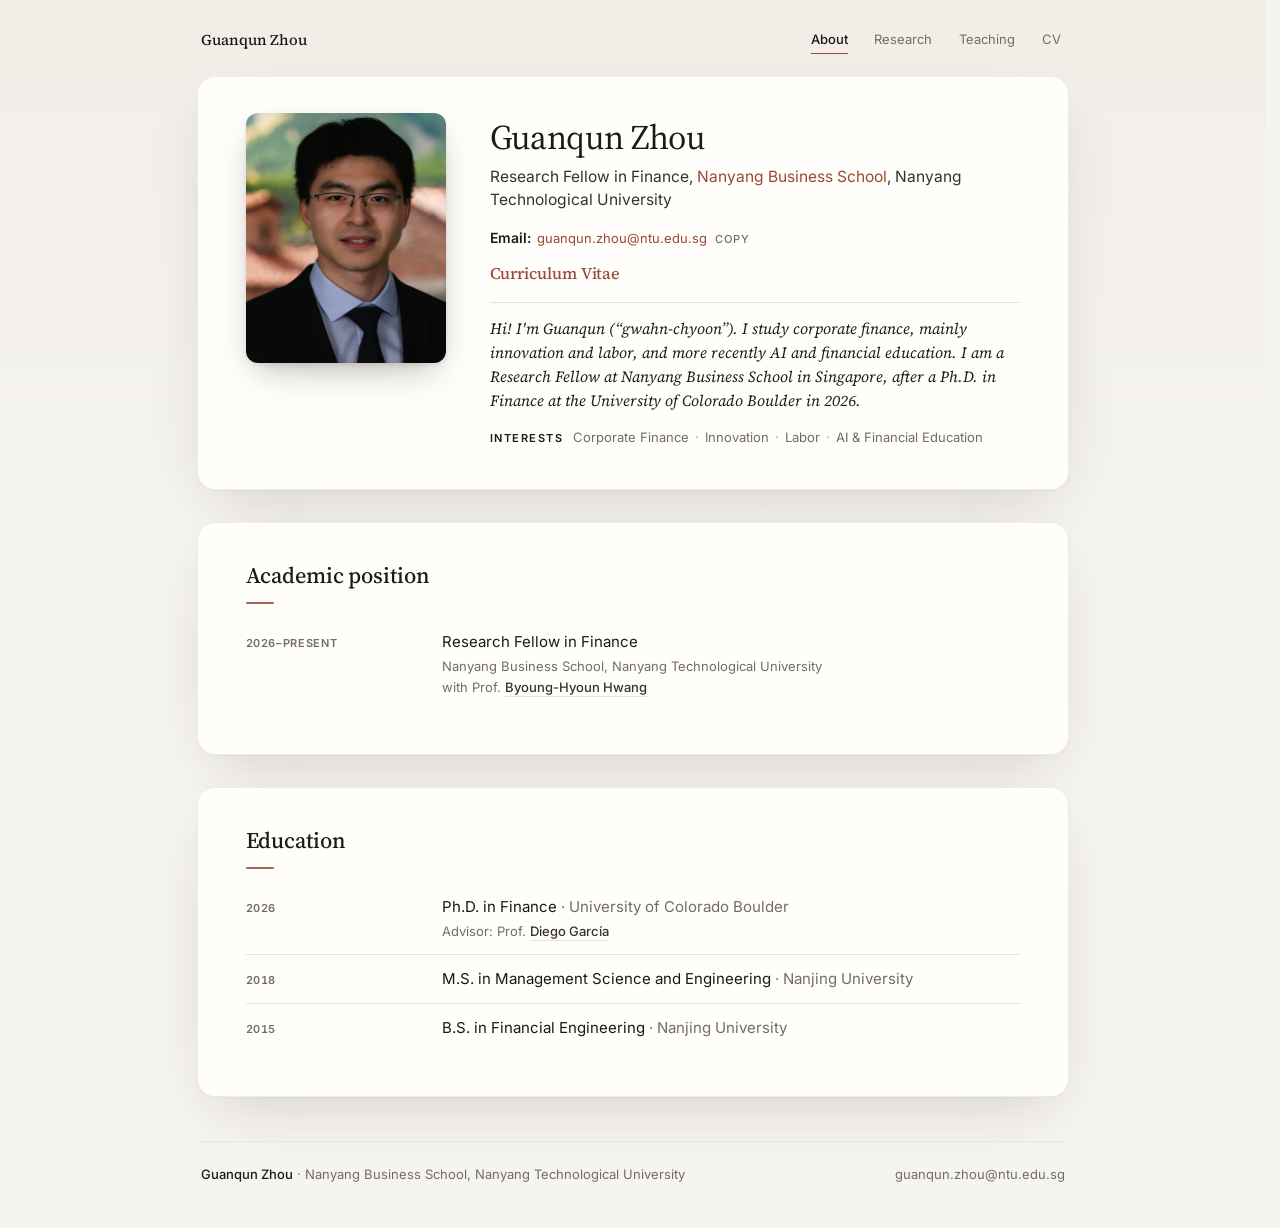
<file: index.html>
<!doctype html>
<html lang="en">
<head>
<meta charset="utf-8">
<meta name="viewport" content="width=device-width, initial-scale=1">
<title>Guanqun Zhou</title>
<meta name="description" content="Guanqun Zhou, Research Fellow in Finance at Nanyang Business School, Nanyang Technological University. Corporate finance: innovation, labor, AI and financial education.">
<link rel="preload" href="fonts/inter-latin.woff2" as="font" type="font/woff2" crossorigin>
<link rel="preload" href="fonts/source-serif-4-latin.woff2" as="font" type="font/woff2" crossorigin>
<link rel="preload" href="fonts/source-serif-4-italic-latin.woff2" as="font" type="font/woff2" crossorigin>
<link rel="canonical" href="https://guanqunzhou.com/">
<script type="application/ld+json">{"@context": "https://schema.org", "@type": "Person", "name": "Guanqun Zhou", "url": "https://guanqunzhou.com/", "image": "https://guanqunzhou.com/photo.jpg", "email": "mailto:guanqun.zhou@ntu.edu.sg", "jobTitle": "Research Fellow in Finance", "worksFor": {"@type": "Organization", "name": "Nanyang Business School, Nanyang Technological University"}, "alumniOf": [{"@type": "CollegeOrUniversity", "name": "University of Colorado Boulder"}, {"@type": "CollegeOrUniversity", "name": "Nanjing University"}], "knowsAbout": ["Corporate Finance", "Innovation", "Labor", "AI and Financial Education"]}</script>
<link rel="icon" href="favicon.svg" type="image/svg+xml">
<link rel="icon" href="favicon.ico" sizes="48x48">
<link rel="apple-touch-icon" href="apple-touch-icon.png">
<link rel="stylesheet" href="style.css">
<script src="site.js" defer></script>
</head>
<body>
<svg width="0" height="0" style="position:absolute" aria-hidden="true">
  <defs>
    <symbol id="i-chev" viewBox="0 0 12 12"><path d="M2.5 4.5 6 8l3.5-3.5" fill="none" stroke="currentColor" stroke-width="1.6" stroke-linecap="round" stroke-linejoin="round"/></symbol>
    <symbol id="i-arrow" viewBox="0 0 12 12"><path d="M2 6h8M6.5 2.5 10 6l-3.5 3.5" fill="none" stroke="currentColor" stroke-width="1.6" stroke-linecap="round" stroke-linejoin="round"/></symbol>
    <symbol id="i-doc" viewBox="0 0 14 14"><path d="M3.5 1.5h4.5l3 3v8h-7.5z M8 1.5v3h3 M5.5 8h4 M5.5 10h3" fill="none" stroke="currentColor" stroke-width="1.3" stroke-linejoin="round" stroke-linecap="round"/></symbol>
  </defs>
</svg>

<div class="wrap">

<header class="topbar">
  <a class="home" href="index.html">Guanqun Zhou</a>
  <nav aria-label="Site">
    <a href="index.html" aria-current="page" data-label="About">About</a>
    <a href="research.html" data-label="Research">Research</a>
    <a href="teaching.html" data-label="Teaching">Teaching</a>
    <a href="cv.pdf" data-label="CV">CV</a>
  </nav>
</header>

<main>
  <section class="card hero about" aria-label="About">
    <!-- Scene banner: add banner.jpg (about 1900×560, 3.4:1) next to index.html and remove the hidden attribute. -->
    <div class="banner" role="img" aria-label="Marina Bay, Singapore" hidden></div>
    <div class="hero-body">
      <img class="portrait" src="photo.jpg" alt="Portrait of Guanqun Zhou" width="1024" height="1024">
      <div class="id">
        <div class="head">
          <h1 class="name">Guanqun Zhou</h1>
          <p class="role">Research Fellow in Finance, <a href="https://www.ntu.edu.sg/business" target="_blank" rel="noopener">Nanyang Business School</a>, Nanyang Technological University</p>
        </div>
        <dl class="contact-lines">
          <div><dt>Email:</dt><dd><a class="email" id="email" href="mailto:guanqun.zhou@ntu.edu.sg">guanqun.zhou@ntu.edu.sg</a><button class="copy" id="copyBtn" type="button" aria-label="Copy email address">Copy</button></dd></div>
        </dl>
        <a class="cv-link" href="cv.pdf">Curriculum Vitae</a>
        <p class="greeting">Hi! I'm Guanqun (“gwahn-chyoon”). I study corporate finance, mainly innovation and labor, and more recently AI and financial education. I am a Research Fellow at Nanyang Business School in Singapore, after a Ph.D. in Finance at the University of Colorado Boulder in 2026.</p>
        <p class="interests"><span class="lbl">Interests</span><span class="nw">Corporate Finance</span> <span class="dot">·</span> <span class="nw">Innovation</span> <span class="dot">·</span> <span class="nw">Labor</span> <span class="dot">·</span> <span class="nw">AI &amp; Financial Education</span></p>
      </div>
    </div>
  </section>

  <section class="card section" aria-labelledby="h-position">
    <h2 class="sec-title" id="h-position">Academic position</h2>
    <ul class="rows">
      <li class="row yearfirst"><span class="k">2026–present</span><span class="what">Research Fellow in Finance<span class="detail">Nanyang Business School, Nanyang Technological University</span><span class="detail">with Prof. <a href="https://www.bhwang.com/index.html" target="_blank" rel="noopener">Byoung-Hyoun Hwang</a></span></span></li>
    </ul>
  </section>

  <section class="card section" aria-labelledby="h-education">
    <h2 class="sec-title" id="h-education">Education</h2>
    <ul class="rows">
      <li class="row yearfirst"><span class="k">2026</span><span class="what">Ph.D. in Finance <span class="q">· University of Colorado Boulder</span><span class="detail">Advisor: Prof. <a href="https://leeds-faculty.colorado.edu/garcia/" target="_blank" rel="noopener">Diego García</a></span></span></li>
      <li class="row yearfirst"><span class="k">2018</span><span class="what">M.S. in Management Science and Engineering <span class="q">· Nanjing University</span></span></li>
      <li class="row yearfirst"><span class="k">2015</span><span class="what">B.S. in Financial Engineering <span class="q">· Nanjing University</span></span></li>
    </ul>
  </section>
</main>

<footer>
  <span><span class="name">Guanqun Zhou</span> · Nanyang Business School, Nanyang Technological University</span>
  <a href="mailto:guanqun.zhou@ntu.edu.sg">guanqun.zhou@ntu.edu.sg</a>
</footer>

</div>
</body>
</html>
</file>
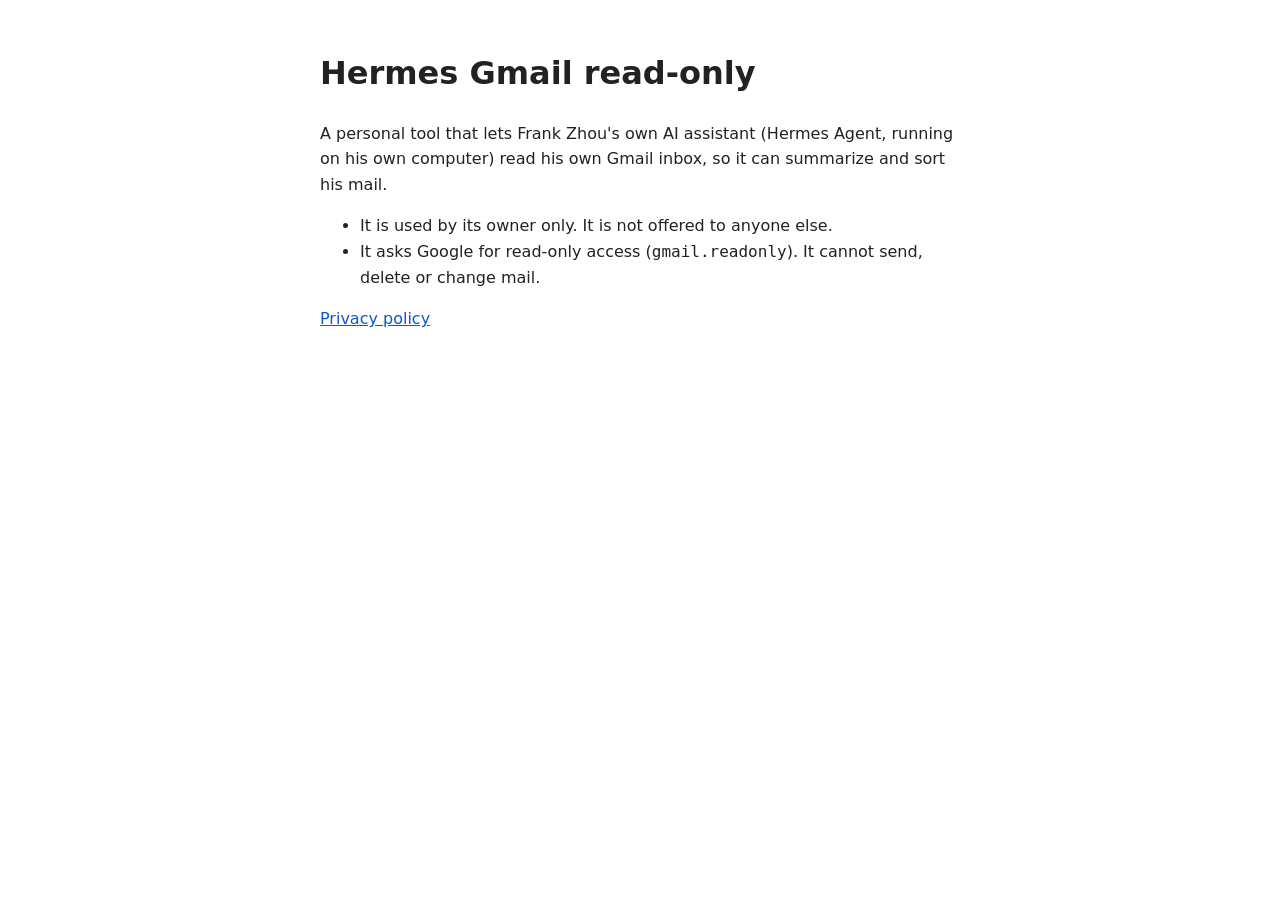
<file: hermes-gmail/index.html>
<!doctype html>
<html lang="en">
<head><meta charset="utf-8"><meta name="viewport" content="width=device-width, initial-scale=1"><title>Hermes Gmail read-only</title>
<style>body{font:16px/1.6 system-ui,sans-serif;max-width:40rem;margin:3rem auto;padding:0 1rem;color:#222;background:#fff}a{color:#0b57d0}</style></head>
<body>
<h1>Hermes Gmail read-only</h1>
<p>A personal tool that lets Frank Zhou's own AI assistant (Hermes Agent, running on his own computer) read his own Gmail inbox, so it can summarize and sort his mail.</p>
<ul>
<li>It is used by its owner only. It is not offered to anyone else.</li>
<li>It asks Google for read-only access (<code>gmail.readonly</code>). It cannot send, delete or change mail.</li>
</ul>
<p><a href="privacy.html">Privacy policy</a></p>
</body>
</html>
</file>
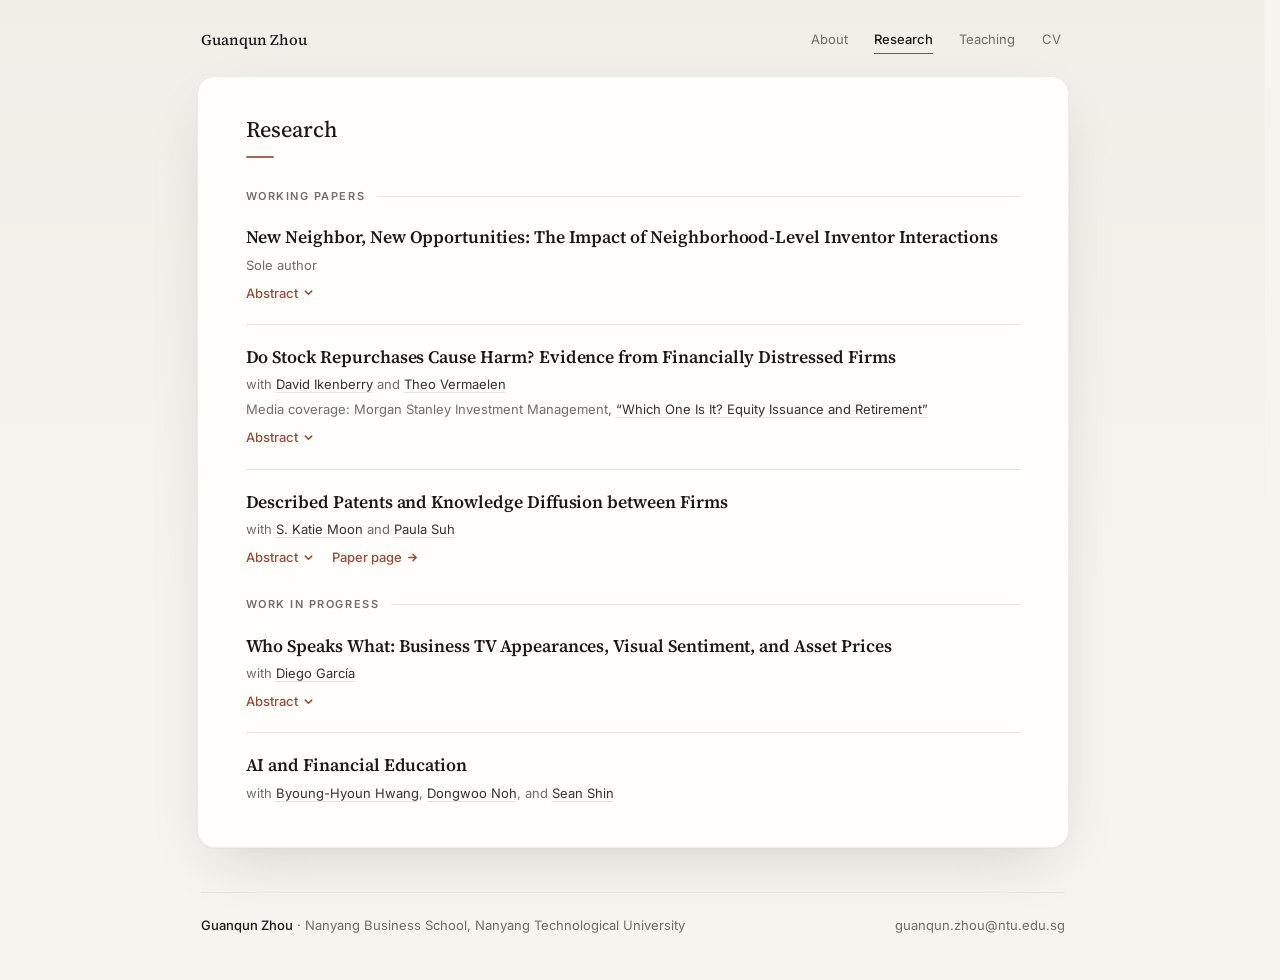
<file: research.html>
<!doctype html>
<html lang="en">
<head>
<meta charset="utf-8">
<meta name="viewport" content="width=device-width, initial-scale=1">
<title>Research · Guanqun Zhou</title>
<meta name="description" content="Working papers and work in progress by Guanqun Zhou.">
<link rel="preload" href="fonts/inter-latin.woff2" as="font" type="font/woff2" crossorigin>
<link rel="preload" href="fonts/source-serif-4-latin.woff2" as="font" type="font/woff2" crossorigin>
<link rel="canonical" href="https://guanqunzhou.com/research.html">
<link rel="icon" href="favicon.svg" type="image/svg+xml">
<link rel="icon" href="favicon.ico" sizes="48x48">
<link rel="apple-touch-icon" href="apple-touch-icon.png">
<link rel="stylesheet" href="style.css">
<script src="site.js" defer></script>
</head>
<body>
<svg width="0" height="0" style="position:absolute" aria-hidden="true">
  <defs>
    <symbol id="i-chev" viewBox="0 0 12 12"><path d="M2.5 4.5 6 8l3.5-3.5" fill="none" stroke="currentColor" stroke-width="1.6" stroke-linecap="round" stroke-linejoin="round"/></symbol>
    <symbol id="i-arrow" viewBox="0 0 12 12"><path d="M2 6h8M6.5 2.5 10 6l-3.5 3.5" fill="none" stroke="currentColor" stroke-width="1.6" stroke-linecap="round" stroke-linejoin="round"/></symbol>
    <symbol id="i-doc" viewBox="0 0 14 14"><path d="M3.5 1.5h4.5l3 3v8h-7.5z M8 1.5v3h3 M5.5 8h4 M5.5 10h3" fill="none" stroke="currentColor" stroke-width="1.3" stroke-linejoin="round" stroke-linecap="round"/></symbol>
  </defs>
</svg>

<div class="wrap">

<header class="topbar">
  <a class="home" href="index.html">Guanqun Zhou</a>
  <nav aria-label="Site">
    <a href="index.html" data-label="About">About</a>
    <a href="research.html" aria-current="page" data-label="Research">Research</a>
    <a href="teaching.html" data-label="Teaching">Teaching</a>
    <a href="cv.pdf" data-label="CV">CV</a>
  </nav>
</header>

<main>
  <section class="card section" aria-labelledby="h-research">
    <h1 class="sec-title" id="h-research">Research</h1>

    <p class="label group-label">Working papers</p>
    <div class="group">
      <article class="paper">
        <h3 class="paper-title">New Neighbor, New Opportunities: The Impact of Neighborhood-Level Inventor Interactions</h3>
        <p class="meta">Sole author</p>
        <div class="actions"><button class="tbtn" type="button" aria-expanded="false" aria-controls="abs1">Abstract <svg aria-hidden="true"><use href="#i-chev"/></svg></button></div>
        <div class="abstract" id="abs1" hidden>
          <p class="text">This study explores how neighborhood-level social interactions among inventors shape individual productivity, research direction, and career moves. Using a comprehensive dataset of inventor move-in events in California from 1990—2019 and a spatial difference-in-differences design that compares incumbent inventor residents located near versus far from the entrant, I find that the arrival of new inventor neighbor increases incumbents' subsequent patenting. This effect is stronger when the entering inventor is active and productive and when local social capital is higher. Entrants also reshape incumbents' research trajectories. Technological similarity increases the propensity to stay in the current field, whereas dissimilarity increases the propensity to enter new fields. Word-embedding analyses of patent text show that dissimilar pairs tilt toward the entrant's technology space, consistent with learning. At the career margin, treated inventors are more likely to stick with current employer when have similar entrants. These findings underscore the role of local inventor interactions in shaping the innovation ecosystem and provide micro-evidence on the mechanisms of knowledge spillovers and agglomeration.</p>
          <p class="talks"><b>Presented at</b> CU Boulder Finance Brownbag (2024)</p>
        </div>
      </article>

      <article class="paper">
        <h3 class="paper-title">Do Stock Repurchases Cause Harm? Evidence from Financially Distressed Firms</h3>
        <p class="meta">with <a href="https://www.colorado.edu/business/leeds-directory/faculty/david-ikenberry" target="_blank" rel="noopener">David Ikenberry</a> and <a href="https://www.insead.edu/faculty/theo-vermaelen" target="_blank" rel="noopener">Theo Vermaelen</a></p>
        <p class="meta">Media coverage: Morgan Stanley Investment Management, <a href="https://www.morganstanley.com/im/en-us/individual-investor/insights/consilient-observer/which-one-is-it-equity-issuance-retirement.html" target="_blank" rel="noopener">“Which One Is It? Equity Issuance and Retirement”</a></p>
        <div class="actions"><button class="tbtn" type="button" aria-expanded="false" aria-controls="abs2">Abstract <svg aria-hidden="true"><use href="#i-chev"/></svg></button></div>
        <div class="abstract" id="abs2" hidden>
          <p class="text">Critics offer numerous reasons for how buybacks cause harm. Crimping investment and innovation; perverting capital structures; and impairing employment are a few of the claims prompting U.S. legislators to impose restrictions on the transaction. Prior research finds that on average, buybacks are beneficial to equity holders, both in the short run and the long run, yet these studies often overlook other stakeholders. More importantly, by focusing on the average financially healthy firms these tests are weak when searching for potential harm. One notable exception: Chen and Wang (2012) find that buybacks made by financially constrained firms are followed by negative long-term abnormal returns and explain this by managerial overconfidence. In this paper we focus on the consequences of buybacks in another subsample: financially distressed firms. As in the case of financially constrained firms, repurchasing shares when you appear to be financially distressed seems like another example where buybacks could cause harm. However, we find no evidence of underinvestment, diminished innovation, or adverse effects on any stakeholder, including shareholders. Indeed, shareholders experience positive long-term excess returns, suggesting that when markets overestimate financial distress it creates an opportunity to buy back undervalued stock. Our findings provide no motivation for regulatory intervention.</p>
          <p class="talks"><b>Presented at</b> Division of Economic and Risk Analysis (DERA), U.S. Securities and Exchange Commission, Academic Seminar Series (2025)*; Rice University (2025)*; University of North Texas (2025)*; Penn State (2025)*; FMA (2024)*; WFC (2024)*; EFMA (2024)*; INSEAD Finance Brownbag (2024)*; CU Boulder Finance Brownbag (2024). <span class="note">* presented by a co-author</span></p>
        </div>
      </article>

      <article class="paper">
        <h3 class="paper-title"><a href="papers/described-patents.html">Described Patents and Knowledge Diffusion between Firms</a></h3>
        <p class="meta">with <a href="https://sites.google.com/site/skatiemoon/home" target="_blank" rel="noopener">S. Katie Moon</a> and <a href="https://sites.google.com/view/paula-suh/home" target="_blank" rel="noopener">Paula Suh</a></p>
        <div class="actions">
          <button class="tbtn" type="button" aria-expanded="false" aria-controls="abs3">Abstract <svg aria-hidden="true"><use href="#i-chev"/></svg></button>
          <a class="tbtn" href="papers/described-patents.html">Paper page <svg aria-hidden="true"><use href="#i-arrow"/></svg></a>
        </div>
        <div class="abstract" id="abs3" hidden>
          <p class="text">Surprisingly, only 7% of widely used front-page patent citations are explicitly described in the patent text (described patents), and 54% in-text described patents are not listed as citations on the front page of patents. Based on in-text described patents, we propose a new measure that captures firms' reliance on, as well as their intentions to acquire, key knowledge from other firms. Our measure of described patents is superior in embodying the true technology-based knowledge flows, as evidenced by citing firms' subsequent hiring of inventors. The widely used front-page patent citations are a noisier measure of knowledge flow due to selection biases introduced by patent lawyers and litigation liabilities. We consistently find that inventors who receive more in-text citations, particularly those described in a positive tone, are more likely to be hired by the citing firm. However, this prediction is significantly weaker using front-page citations. Furthermore, we find that trade secret protection through the Inevitable Disclosure Doctrine (IDD) affects the movement of inventors cited in the patent texts but not those cited on the front page.</p>
          <p class="talks"><b>Presented at</b> FMA Asia/Pacific (2025)*; AsianFA (2026)*. <span class="note">* presented by a co-author</span></p>
        </div>
      </article>
    </div>

    <p class="label group-label">Work in progress</p>
    <div class="group">
      <article class="paper">
        <h3 class="paper-title">Who Speaks What: Business TV Appearances, Visual Sentiment, and Asset Prices</h3>
        <p class="meta">with <a href="https://leeds-faculty.colorado.edu/garcia/" target="_blank" rel="noopener">Diego García</a></p>
        <div class="actions"><button class="tbtn" type="button" aria-expanded="false" aria-controls="abs4">Abstract <svg aria-hidden="true"><use href="#i-chev"/></svg></button></div>
        <div class="abstract" id="abs4" hidden>
          <p class="text">We study how televised appearances by key market participants (CEOs, institutional investors, and sell-side analysts) on major U.S. business networks (CNBC, Bloomberg, Fox Business) affect asset prices and trading activity. We build a dataset from full-length broadcasts that combines sentence-level speaker attribution with multimodal sentiment from text, audio, and video. Using this pipeline, we test how the identity, tone, and visibility of different speakers transmit information to financial markets.</p>
        </div>
      </article>

      <article class="paper">
        <h3 class="paper-title">AI and Financial Education</h3>
        <p class="meta">with <a href="https://www.bhwang.com/index.html" target="_blank" rel="noopener">Byoung-Hyoun Hwang</a>, <a href="https://dongwoonoh.com/" target="_blank" rel="noopener">Dongwoo Noh</a>, and <a href="https://seanshin.com/" target="_blank" rel="noopener">Sean Shin</a></p>
      </article>
    </div>
  </section>
</main>

<footer>
  <span><span class="name">Guanqun Zhou</span> · Nanyang Business School, Nanyang Technological University</span>
  <a href="mailto:guanqun.zhou@ntu.edu.sg">guanqun.zhou@ntu.edu.sg</a>
</footer>

</div>
</body>
</html>
</file>
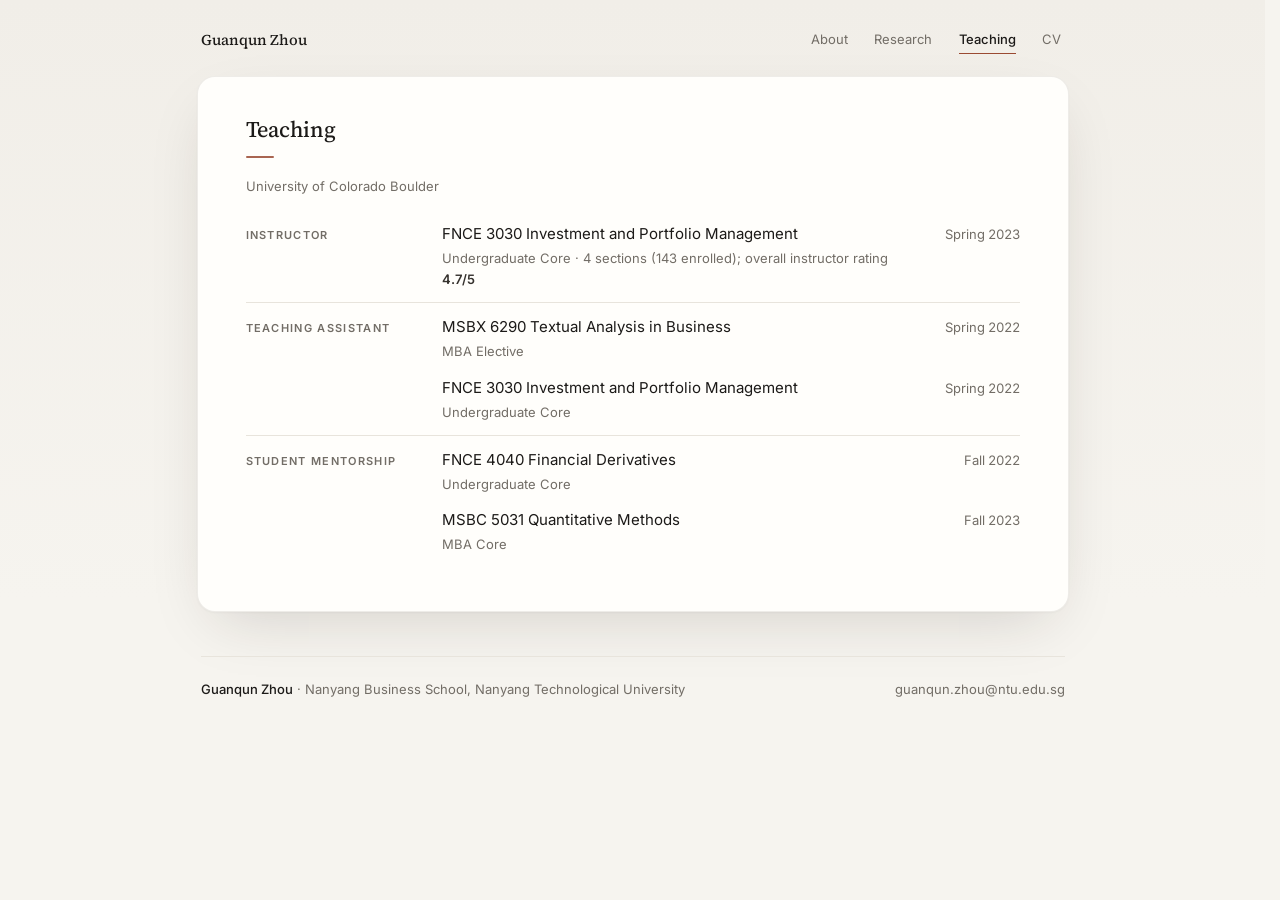
<file: teaching.html>
<!doctype html>
<html lang="en">
<head>
<meta charset="utf-8">
<meta name="viewport" content="width=device-width, initial-scale=1">
<title>Teaching · Guanqun Zhou</title>
<meta name="description" content="Teaching by Guanqun Zhou at the University of Colorado Boulder.">
<link rel="preload" href="fonts/inter-latin.woff2" as="font" type="font/woff2" crossorigin>
<link rel="preload" href="fonts/source-serif-4-latin.woff2" as="font" type="font/woff2" crossorigin>
<link rel="canonical" href="https://guanqunzhou.com/teaching.html">
<link rel="icon" href="favicon.svg" type="image/svg+xml">
<link rel="icon" href="favicon.ico" sizes="48x48">
<link rel="apple-touch-icon" href="apple-touch-icon.png">
<link rel="stylesheet" href="style.css">
<script src="site.js" defer></script>
</head>
<body>
<svg width="0" height="0" style="position:absolute" aria-hidden="true">
  <defs>
    <symbol id="i-chev" viewBox="0 0 12 12"><path d="M2.5 4.5 6 8l3.5-3.5" fill="none" stroke="currentColor" stroke-width="1.6" stroke-linecap="round" stroke-linejoin="round"/></symbol>
    <symbol id="i-arrow" viewBox="0 0 12 12"><path d="M2 6h8M6.5 2.5 10 6l-3.5 3.5" fill="none" stroke="currentColor" stroke-width="1.6" stroke-linecap="round" stroke-linejoin="round"/></symbol>
    <symbol id="i-doc" viewBox="0 0 14 14"><path d="M3.5 1.5h4.5l3 3v8h-7.5z M8 1.5v3h3 M5.5 8h4 M5.5 10h3" fill="none" stroke="currentColor" stroke-width="1.3" stroke-linejoin="round" stroke-linecap="round"/></symbol>
  </defs>
</svg>

<div class="wrap">

<header class="topbar">
  <a class="home" href="index.html">Guanqun Zhou</a>
  <nav aria-label="Site">
    <a href="index.html" data-label="About">About</a>
    <a href="research.html" data-label="Research">Research</a>
    <a href="teaching.html" aria-current="page" data-label="Teaching">Teaching</a>
    <a href="cv.pdf" data-label="CV">CV</a>
  </nav>
</header>

<main>
  <section class="card section" aria-labelledby="h-teaching">
    <h1 class="sec-title" id="h-teaching">Teaching</h1>
    <p class="sub-where">University of Colorado Boulder</p>
    <ul class="rows">
      <li class="row"><span class="k">Instructor</span><span class="what">FNCE 3030 Investment and Portfolio Management<span class="detail">Undergraduate Core · 4 sections (143 enrolled); overall instructor rating <b>4.7/5</b></span></span><span class="when">Spring 2023</span></li>
      <li class="row"><span class="k">Teaching Assistant</span><span class="what">MSBX 6290 Textual Analysis in Business<span class="detail">MBA Elective</span></span><span class="when">Spring 2022</span></li>
      <li class="row cont"><span class="k" aria-hidden="true"></span><span class="what">FNCE 3030 Investment and Portfolio Management<span class="detail">Undergraduate Core</span></span><span class="when">Spring 2022</span></li>
      <li class="row"><span class="k">Student Mentorship</span><span class="what">FNCE 4040 Financial Derivatives<span class="detail">Undergraduate Core</span></span><span class="when">Fall 2022</span></li>
      <li class="row cont"><span class="k" aria-hidden="true"></span><span class="what">MSBC 5031 Quantitative Methods<span class="detail">MBA Core</span></span><span class="when">Fall 2023</span></li>
    </ul>
  </section>
</main>

<footer>
  <span><span class="name">Guanqun Zhou</span> · Nanyang Business School, Nanyang Technological University</span>
  <a href="mailto:guanqun.zhou@ntu.edu.sg">guanqun.zhou@ntu.edu.sg</a>
</footer>

</div>
</body>
</html>
</file>
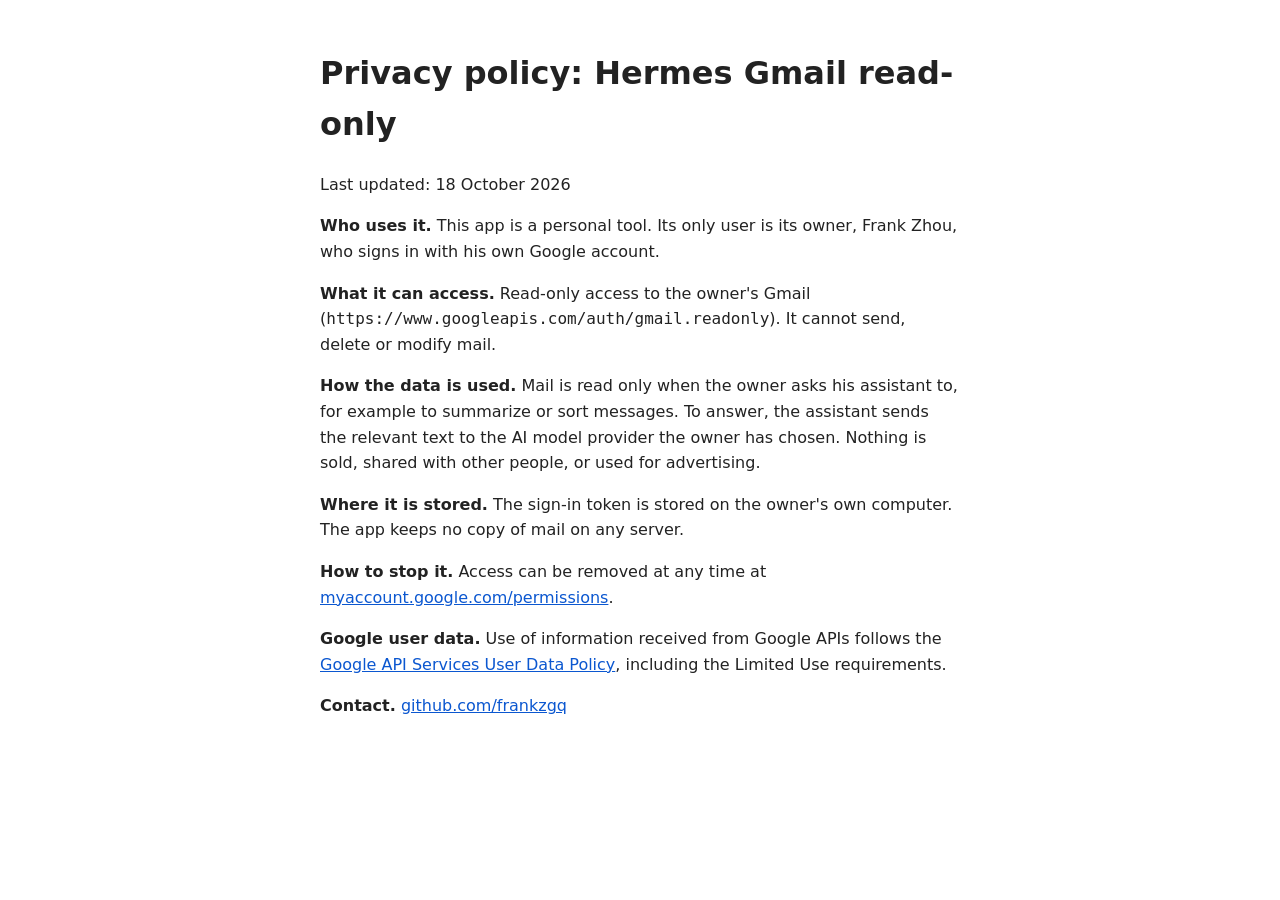
<file: hermes-gmail/privacy.html>
<!doctype html>
<html lang="en">
<head><meta charset="utf-8"><meta name="viewport" content="width=device-width, initial-scale=1"><title>Privacy policy: Hermes Gmail read-only</title>
<style>body{font:16px/1.6 system-ui,sans-serif;max-width:40rem;margin:3rem auto;padding:0 1rem;color:#222;background:#fff}a{color:#0b57d0}</style></head>
<body>
<h1>Privacy policy: Hermes Gmail read-only</h1>
<p>Last updated: 18 October 2026</p>
<p><strong>Who uses it.</strong> This app is a personal tool. Its only user is its owner, Frank Zhou, who signs in with his own Google account.</p>
<p><strong>What it can access.</strong> Read-only access to the owner's Gmail (<code>https://www.googleapis.com/auth/gmail.readonly</code>). It cannot send, delete or modify mail.</p>
<p><strong>How the data is used.</strong> Mail is read only when the owner asks his assistant to, for example to summarize or sort messages. To answer, the assistant sends the relevant text to the AI model provider the owner has chosen. Nothing is sold, shared with other people, or used for advertising.</p>
<p><strong>Where it is stored.</strong> The sign-in token is stored on the owner's own computer. The app keeps no copy of mail on any server.</p>
<p><strong>How to stop it.</strong> Access can be removed at any time at <a href="https://myaccount.google.com/permissions">myaccount.google.com/permissions</a>.</p>
<p><strong>Google user data.</strong> Use of information received from Google APIs follows the <a href="https://developers.google.com/terms/api-services-user-data-policy">Google API Services User Data Policy</a>, including the Limited Use requirements.</p>
<p><strong>Contact.</strong> <a href="https://github.com/frankzgq">github.com/frankzgq</a></p>
</body>
</html>
</file>
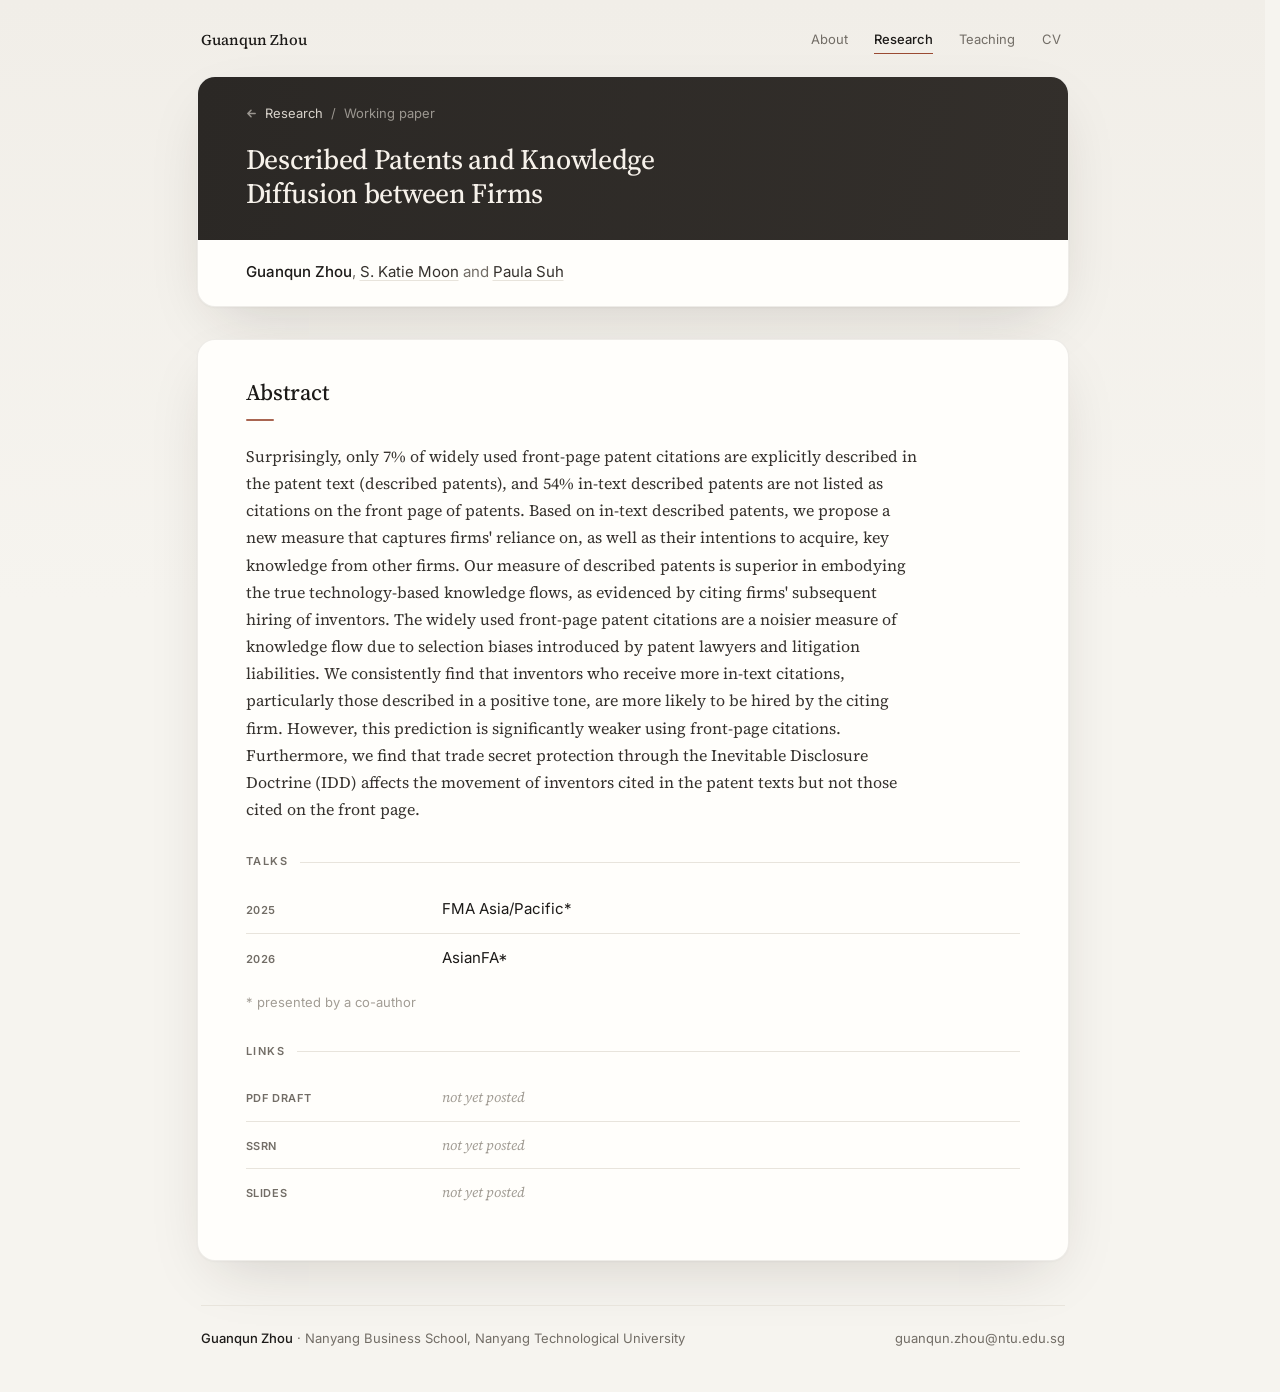
<file: papers/described-patents.html>
<!doctype html>
<html lang="en">
<head>
<meta charset="utf-8">
<meta name="viewport" content="width=device-width, initial-scale=1">
<title>Described Patents and Knowledge Diffusion between Firms · Guanqun Zhou</title>
<meta name="description" content="Described Patents and Knowledge Diffusion between Firms, with S. Katie Moon and Paula Suh.">
<link rel="preload" href="../fonts/inter-latin.woff2" as="font" type="font/woff2" crossorigin>
<link rel="preload" href="../fonts/source-serif-4-latin.woff2" as="font" type="font/woff2" crossorigin>
<link rel="preload" href="../fonts/source-serif-4-italic-latin.woff2" as="font" type="font/woff2" crossorigin>
<link rel="canonical" href="https://guanqunzhou.com/papers/described-patents.html">
<link rel="icon" href="../favicon.svg" type="image/svg+xml">
<link rel="icon" href="../favicon.ico" sizes="48x48">
<link rel="apple-touch-icon" href="../apple-touch-icon.png">
<link rel="stylesheet" href="../style.css">
<script src="../site.js" defer></script>
</head>
<body>
<svg width="0" height="0" style="position:absolute" aria-hidden="true">
  <defs>
    <symbol id="i-chev" viewBox="0 0 12 12"><path d="M2.5 4.5 6 8l3.5-3.5" fill="none" stroke="currentColor" stroke-width="1.6" stroke-linecap="round" stroke-linejoin="round"/></symbol>
    <symbol id="i-arrow" viewBox="0 0 12 12"><path d="M2 6h8M6.5 2.5 10 6l-3.5 3.5" fill="none" stroke="currentColor" stroke-width="1.6" stroke-linecap="round" stroke-linejoin="round"/></symbol>
    <symbol id="i-doc" viewBox="0 0 14 14"><path d="M3.5 1.5h4.5l3 3v8h-7.5z M8 1.5v3h3 M5.5 8h4 M5.5 10h3" fill="none" stroke="currentColor" stroke-width="1.3" stroke-linejoin="round" stroke-linecap="round"/></symbol>
  </defs>
</svg>

<div class="wrap">

<header class="topbar">
  <a class="home" href="../index.html">Guanqun Zhou</a>
  <nav aria-label="Site">
    <a href="../index.html" data-label="About">About</a>
    <a href="../research.html" aria-current="page" data-label="Research">Research</a>
    <a href="../teaching.html" data-label="Teaching">Teaching</a>
    <a href="../cv.pdf" data-label="CV">CV</a>
  </nav>
</header>

<main>
  <section class="card hero paper-hero" aria-labelledby="h-paper">
    <div class="band">
      <nav class="crumb" aria-label="Breadcrumb"><svg aria-hidden="true"><use href="#i-arrow"/></svg><a href="../research.html">Research</a><span aria-hidden="true">/</span><span>Working paper</span></nav>
      <h1 id="h-paper">Described Patents and Knowledge Diffusion between Firms</h1>
    </div>
    <p class="by"><span class="me">Guanqun Zhou</span>, <a href="https://sites.google.com/site/skatiemoon/home" target="_blank" rel="noopener">S. Katie Moon</a> and <a href="https://sites.google.com/view/paula-suh/home" target="_blank" rel="noopener">Paula Suh</a></p>
  </section>

  <section class="card section" aria-labelledby="h-abs">
    <h2 class="sec-title" id="h-abs">Abstract</h2>
    <p class="lead">Surprisingly, only 7% of widely used front-page patent citations are explicitly described in the patent text (described patents), and 54% in-text described patents are not listed as citations on the front page of patents. Based on in-text described patents, we propose a new measure that captures firms' reliance on, as well as their intentions to acquire, key knowledge from other firms. Our measure of described patents is superior in embodying the true technology-based knowledge flows, as evidenced by citing firms' subsequent hiring of inventors. The widely used front-page patent citations are a noisier measure of knowledge flow due to selection biases introduced by patent lawyers and litigation liabilities. We consistently find that inventors who receive more in-text citations, particularly those described in a positive tone, are more likely to be hired by the citing firm. However, this prediction is significantly weaker using front-page citations. Furthermore, we find that trade secret protection through the Inevitable Disclosure Doctrine (IDD) affects the movement of inventors cited in the patent texts but not those cited on the front page.</p>

    <p class="label group-label">Talks</p>
    <ul class="rows">
      <li class="row yearfirst"><span class="k">2025</span><span class="what">FMA Asia/Pacific*</span></li>
      <li class="row yearfirst"><span class="k">2026</span><span class="what">AsianFA*</span></li>
    </ul>
    <p class="footnote">* presented by a co-author</p>

    <p class="label group-label">Links</p>
    <ul class="rows">
      <li class="row yearfirst"><span class="k">PDF draft</span><span class="pending">not yet posted</span></li>
      <li class="row yearfirst"><span class="k">SSRN</span><span class="pending">not yet posted</span></li>
      <li class="row yearfirst"><span class="k">Slides</span><span class="pending">not yet posted</span></li>
    </ul>
  </section>
</main>

<footer>
  <span><span class="name">Guanqun Zhou</span> · Nanyang Business School, Nanyang Technological University</span>
  <a href="mailto:guanqun.zhou@ntu.edu.sg">guanqun.zhou@ntu.edu.sg</a>
</footer>

</div>
</body>
</html>
</file>
<file: style.css>
/* guanqunzhou.com — direction D "Charcoal & Rust", multi-page (2026-10-25).
   Warm paper, near-black ink, one muted rust accent used sparingly (links, short rules, the CV button,
   the current page in the top bar). Source Serif 4 for the name and headings, Inter for everything else,
   body 15px. Pages: index.html (About), research.html, teaching.html, papers/*.html; all share this file.
   Portrait: photo.jpg next to index.html, shown at --portrait wide and 4:5 tall, rounded, soft shadow.
   A larger photo can replace photo.jpg as-is; keep --portrait <= 180px unless the photo is at least 2x that. */
/* Fonts are served from this site (fonts/, latin subset, SIL Open Font Licence, files from Google Fonts on
   2026-10-26), not from Google: no extra connections, no visitor data to Google, cached with the site. The latin
   subset covers every character the pages use (incl. í · – — “ ”); add latin-ext files if that changes. */
@font-face { font-family: 'Inter'; font-style: normal; font-weight: 400 600; font-display: swap; src: url("fonts/inter-latin.woff2") format("woff2"); }
@font-face { font-family: 'Source Serif 4'; font-style: normal; font-weight: 400 600; font-display: swap; src: url("fonts/source-serif-4-latin.woff2") format("woff2"); }
@font-face { font-family: 'Source Serif 4'; font-style: italic; font-weight: 400; font-display: swap; src: url("fonts/source-serif-4-italic-latin.woff2") format("woff2"); }

:root {
  --portrait: 200px;

  --page: #f6f4ef;
  --page-top: #f1eee8;
  --card: #fffefb;
  --edge: rgba(40, 32, 24, 0.08);
  --tint: #f7f4ee;
  --ink: #1c1a18;
  --text: #36322e;
  --muted: #726d66;
  --faint: #a29d95;
  --rule: #e8e4dc;
  --accent: #9a4a32;           /* muted rust */
  --accent-soft: rgba(154, 74, 50, 0.08);
  --on-accent: #fffaf6;
  --band-a: #2b2825;
  --band-b: #332f2b;
  --shadow: 0 1px 2px rgba(40, 30, 20, 0.03), 0 22px 60px -20px rgba(40, 30, 20, 0.18);

  --serif: 'Source Serif 4', 'Source Serif Pro', Georgia, 'Times New Roman', serif;
  --sans: 'Inter', system-ui, -apple-system, 'Segoe UI', Roboto, Arial, sans-serif;
  --cjk: 'Noto Serif SC', 'Songti SC', 'STSong', 'SimSun', serif;
  color-scheme: light;
}

*, *::before, *::after { box-sizing: border-box; }
/* Reserve the scrollbar's space on every page, so a short page (Teaching) does not sit 7.5px further right than
   the others where the system shows scrollbars. */
html { -webkit-text-size-adjust: 100%; scrollbar-gutter: stable; }
body {
  margin: 0; min-height: 100vh;
  background: linear-gradient(180deg, var(--page-top) 0, var(--page) 600px) var(--page);
  color: var(--text);
  font-family: var(--sans); font-size: 15px; line-height: 1.6;
  -webkit-font-smoothing: antialiased; text-rendering: optimizeLegibility;
}
a { color: var(--accent); text-decoration: none; }
a:hover { text-decoration: underline; text-underline-offset: 0.2em; text-decoration-thickness: 1px; }
a:focus-visible, button:focus-visible { outline: 2px solid var(--accent); outline-offset: 3px; border-radius: 3px; }
p { margin: 0; }
h1, h2, h3 { margin: 0; color: var(--ink); }
ul { list-style: none; margin: 0; padding: 0; }
[hidden] { display: none !important; }

.wrap { max-width: 920px; margin: 0 auto; padding: 0 24px; }

/* ---------- Top bar ---------- */
.topbar { display: flex; align-items: center; justify-content: space-between; gap: 16px; padding: 26px 4px 22px; }
.topbar .home { font-family: var(--serif); font-size: 15px; font-weight: 500; color: var(--ink); letter-spacing: 0.005em; }
.topbar .home:hover { text-decoration: none; }
.topbar nav { display: flex; align-items: center; gap: 26px; }
.topbar nav a { font-size: 13px; color: var(--muted); padding: 3px 0; border-bottom: 1px solid transparent; }
.topbar nav a:hover { color: var(--ink); text-decoration: none; border-bottom-color: var(--accent); }
.topbar nav a[aria-current="page"] { color: var(--ink); font-weight: 500; border-bottom-color: var(--accent); }
.topbar nav a:last-child { margin-right: 4px; }
/* Each link is as wide as its own label in the current-page weight, so the bolder current link does not push the
   others sideways when moving between pages. */
.topbar nav a { display: inline-flex; flex-direction: column; align-items: center; }
.topbar nav a::after { content: attr(data-label); font-weight: 500; height: 0; overflow: hidden; visibility: hidden; }

main > .card:first-child { margin-top: 0; }
.card { background: var(--card); border: 1px solid var(--edge); border-radius: 18px; box-shadow: var(--shadow); }

/* ---------- Identity card (About) ---------- */
.hero { overflow: hidden; }
/* The About card has no band: the portrait sits on the plain card.
   The charcoal band is kept only on paper pages, where it carries the title. */
.band { background: linear-gradient(100deg, var(--band-a), var(--band-b)); }
.banner { height: 200px; background: var(--band-a) center 42% / cover no-repeat; background-image: linear-gradient(rgba(28, 24, 20, 0.04), rgba(28, 24, 20, 0.38)), url("banner.jpg"); }
.hero-body { display: grid; grid-template-columns: var(--portrait) minmax(0, 1fr); column-gap: 44px; padding: 36px 48px 42px; align-items: start; }
/* Portrait: a plain 4:5 rectangle with rounded corners and a soft shadow, as on a well-made
   academic page; no frame, no feather. The square source is cropped to 4:5 by object-fit. */
.portrait {
  display: block; width: var(--portrait); height: calc(var(--portrait) * 1.25);
  object-fit: cover; object-position: center 25%;
  border-radius: 12px; background: var(--tint);
  box-shadow: 0 2px 4px rgba(20, 14, 10, 0.08), 0 14px 34px -12px rgba(20, 14, 10, 0.35);
}
.id { min-width: 0; padding-top: 6px; }
h1.name { font-family: var(--serif); font-weight: 400; font-size: clamp(1.8rem, 3vw, 2.15rem); line-height: 1.1; letter-spacing: -0.015em; }
.cn { display: block; margin-top: 8px; font-family: var(--cjk); font-weight: 400; font-size: 15px; letter-spacing: 0.22em; color: var(--faint); }
.role { margin-top: 8px; font-size: 15.5px; color: var(--text); line-height: 1.5; }
.role a { color: var(--accent); }
.contact-lines { margin: 16px 0 0; }
.contact-lines div { display: flex; flex-wrap: wrap; align-items: baseline; gap: 4px 6px; font-size: 14px; line-height: 1.6; }
.contact-lines dt { font-weight: 600; color: var(--ink); }
.contact-lines dd { margin: 0; }
.contact-lines dd a { color: var(--accent); }
.cv-link { display: inline-block; margin-top: 10px; font-family: var(--serif); font-size: 1.02rem; font-weight: 500; color: var(--accent); letter-spacing: -0.005em; }
.greeting { margin-top: 16px; padding-top: 14px; border-top: 1px solid var(--rule); max-width: 44rem; font-family: var(--serif); font-style: italic; font-size: 15.5px; line-height: 1.55; color: var(--ink); text-wrap: pretty; }
.interests { margin-top: 14px; font-size: 13px; color: var(--muted); }
.interests .lbl { font-size: 11px; font-weight: 600; letter-spacing: 0.14em; text-transform: uppercase; color: var(--ink); margin-right: 10px; }
.interests .nw { white-space: nowrap; }
.interests .dot { color: var(--faint); margin: 0 2px; }

.contact { margin-top: 22px; display: flex; flex-wrap: wrap; align-items: center; gap: 10px 16px; }
.cv-btn { display: inline-flex; align-items: center; gap: 7px; font-size: 13px; font-weight: 500; padding: 6px 14px; border-radius: 999px; color: var(--on-accent); background: var(--accent); }
.cv-btn:hover { text-decoration: none; filter: brightness(1.07); }
.cv-btn svg { width: 13px; height: 13px; }
.email { font-size: 13px; color: var(--text); }
.copy { font: 500 11px/1 var(--sans); letter-spacing: 0.12em; text-transform: uppercase; color: var(--muted); background: none; border: 0; padding: 4px 2px; margin-left: 6px; cursor: pointer; }
.copy:hover { color: var(--accent); }

/* ---------- Sections ---------- */
.section { margin-top: 32px; padding: 40px 48px 44px; scroll-margin-top: 20px; }
.section .sec-title { font-family: var(--serif); font-weight: 500; font-size: 1.4rem; line-height: 1.2; letter-spacing: -0.005em; }
.section .sec-title::after { content: ""; display: block; width: 28px; height: 2px; margin-top: 12px; background: var(--accent); border-radius: 2px; opacity: 0.85; }
.sub-where { margin-top: 18px; font-size: 13px; color: var(--muted); }
.label { font-size: 11px; font-weight: 600; letter-spacing: 0.14em; text-transform: uppercase; color: var(--muted); }
.group-label { display: flex; align-items: center; gap: 12px; margin-top: 30px; }
.group-label::after { content: ""; flex: 1; height: 1px; background: var(--rule); }

/* Papers */
.paper { padding: 20px 0 22px; border-bottom: 1px solid var(--rule); }
.paper:last-child { border-bottom: 0; padding-bottom: 0; }
.paper-title { font-family: var(--serif); font-weight: 600; font-size: 1.1rem; line-height: 1.38; letter-spacing: -0.003em; text-wrap: pretty; }
.paper-title a { color: inherit; }
.paper-title a:hover { color: var(--accent); text-decoration: none; }
.meta { margin-top: 5px; font-size: 13px; color: var(--muted); line-height: 1.55; }
.meta a { color: var(--text); text-decoration: underline; text-decoration-color: var(--rule); text-underline-offset: 0.22em; }
.meta a:hover { color: var(--accent); text-decoration-color: var(--accent); }
.actions { margin-top: 9px; display: flex; gap: 18px; align-items: center; }
.tbtn { display: inline-flex; align-items: center; gap: 5px; font: 500 13px/1.4 var(--sans); color: var(--accent); background: none; border: 0; padding: 0; cursor: pointer; }
.tbtn:hover { text-decoration: underline; text-underline-offset: 0.2em; }
.tbtn svg { width: 11px; height: 11px; transition: transform .2s ease; }
.tbtn[aria-expanded="true"] svg { transform: rotate(180deg); }
.abstract { margin-top: 14px; padding: 18px 22px 18px; border-radius: 10px; background: var(--tint); }
.abstract p.text { font-family: var(--serif); font-size: 15px; line-height: 1.65; color: var(--text); max-width: 44rem; hyphens: auto; text-wrap: pretty; }
.abstract .talks { margin-top: 12px; font-size: 13px; color: var(--muted); }
.abstract .talks b { font-weight: 600; color: var(--ink); }
.note { color: var(--faint); }

/* Rows (teaching, education) */
.rows { margin-top: 22px; }
.row { display: grid; grid-template-columns: 172px minmax(0, 1fr) auto; column-gap: 24px; padding: 12px 0; border-top: 1px solid var(--rule); align-items: baseline; }
.row:first-child { border-top: 0; padding-top: 4px; }
.row.cont { border-top: 0; padding-top: 2px; }
.row .k { font-size: 11px; font-weight: 600; letter-spacing: 0.12em; white-space: nowrap; text-transform: uppercase; color: var(--muted); }
.row .what { color: var(--ink); }
.row .what .q { color: var(--muted); }
.row .when { font-size: 13px; color: var(--muted); font-variant-numeric: tabular-nums; white-space: nowrap; }
.row .detail { display: block; margin-top: 2px; font-size: 13px; color: var(--muted); }
.row .detail + .detail { margin-top: 0; }
.row .detail b { font-weight: 600; color: var(--text); }
/* Supervisor and advisor names: charcoal with a faint hairline, not rust (Frank, 2026-10-26); rust only on hover. */
.row .detail a { color: var(--text); font-weight: 500; padding-bottom: 1px; border-bottom: 1px solid var(--rule); }
.row .detail a:hover { text-decoration: none; color: var(--ink); border-bottom-color: var(--accent); }
.row.yearfirst { grid-template-columns: 172px minmax(0, 1fr); }
.row.yearfirst .k { font-variant-numeric: tabular-nums; letter-spacing: 0.06em; }

/* ---------- Paper page ---------- */
.paper-hero .band { height: auto; padding: 26px 48px 30px; }
.crumb { display: flex; align-items: center; gap: 8px; font-size: 13px; color: rgba(246, 240, 232, 0.55); }
.crumb a { color: rgba(246, 240, 232, 0.85); }
.crumb a:hover { color: #fff; text-decoration: underline; }
.crumb svg { width: 11px; height: 11px; transform: rotate(180deg); }
.paper-hero h1 { margin-top: 18px; max-width: 40rem; font-family: var(--serif); font-weight: 500; font-size: 1.75rem; line-height: 1.22; letter-spacing: -0.01em; color: #f6f1ea; text-wrap: balance; }
.paper-hero .by { padding: 20px 48px 22px; font-size: 15px; color: var(--muted); }
.paper-hero .by .me { color: var(--ink); font-weight: 500; }
.paper-hero .by a { color: var(--text); text-decoration: underline; text-decoration-color: var(--rule); text-underline-offset: 0.22em; }
.paper-hero .by a:hover { color: var(--accent); text-decoration-color: var(--accent); }
.lead { margin-top: 22px; font-family: var(--serif); font-size: 16px; line-height: 1.7; max-width: 42rem; color: var(--text); hyphens: auto; text-wrap: pretty; }
.pending { font-family: var(--serif); font-style: italic; font-size: 14px; color: var(--faint); }
.footnote { margin-top: 10px; font-size: 13px; color: var(--faint); }

/* ---------- Footer ---------- */
footer { margin: 44px 4px 0; padding: 22px 0 44px; border-top: 1px solid var(--rule); display: flex; flex-wrap: wrap; justify-content: space-between; gap: 6px 24px; font-size: 13px; color: var(--muted); }
footer .name { color: var(--ink); font-weight: 500; }
footer a { color: var(--muted); }

/* ---------- Phone ---------- */
@media (max-width: 720px) {
  :root { --portrait: 140px; }
  .banner { height: 140px; }
  .wrap { padding: 0 16px; }
  .topbar { padding: 16px 2px 14px; }
  .topbar .home { display: none; }
  .topbar nav { width: 100%; justify-content: space-between; gap: 12px; }
  .card { border-radius: 12px; }
  .hero-body { display: block; padding: 24px 20px 28px; }
  .portrait { margin: 0 auto; }
  .id { padding-top: 14px; }
  .id .head { text-align: center; }
  h1.name { font-size: 1.7rem; }
  .role { font-size: 15px; text-wrap: balance; }
  .contact-lines div { justify-content: center; }
  .cv-link { display: block; text-align: center; }
  .interests .lbl { display: block; margin: 0 0 2px; }
  .section { margin-top: 16px; padding: 28px 20px 30px; }
  .row, .row.yearfirst { grid-template-columns: minmax(0, 1fr) auto; row-gap: 2px; }
  .row .k { grid-column: 1 / -1; }
  .row.yearfirst .what { grid-column: 1 / -1; }
  .row.cont { padding-top: 6px; }
  .abstract { margin-inline: -8px; padding: 16px 16px; }
  .paper-hero .band { padding: 20px 20px 24px; }
  .paper-hero h1 { font-size: 1.45rem; }
  .paper-hero .by { padding: 16px 20px 18px; }
  footer { flex-direction: column; }
}
@media (prefers-reduced-motion: reduce) { * { transition: none !important; } }
@media print {
  body { background: #fff; }
  .card { box-shadow: none; }
  .topbar nav, .actions, .copy { display: none; }
  .abstract[hidden] { display: block !important; }
}
</file>
